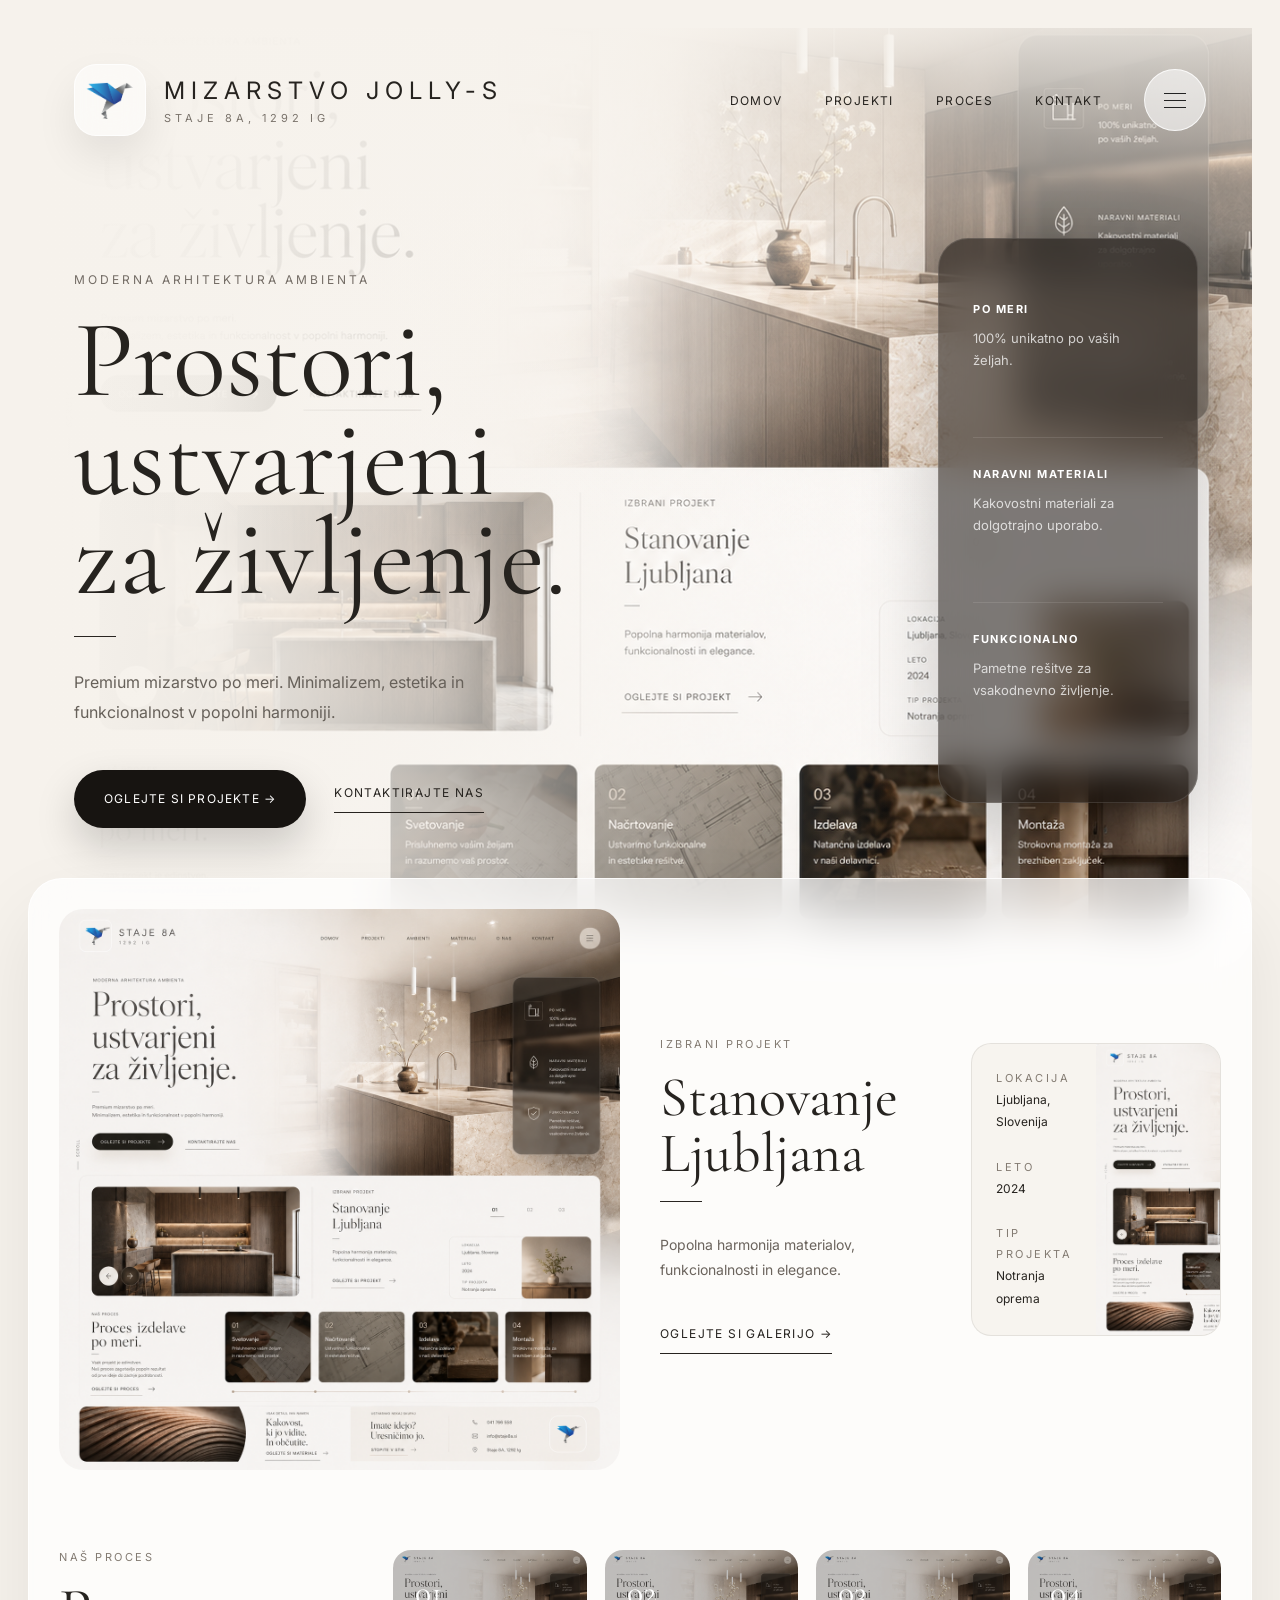
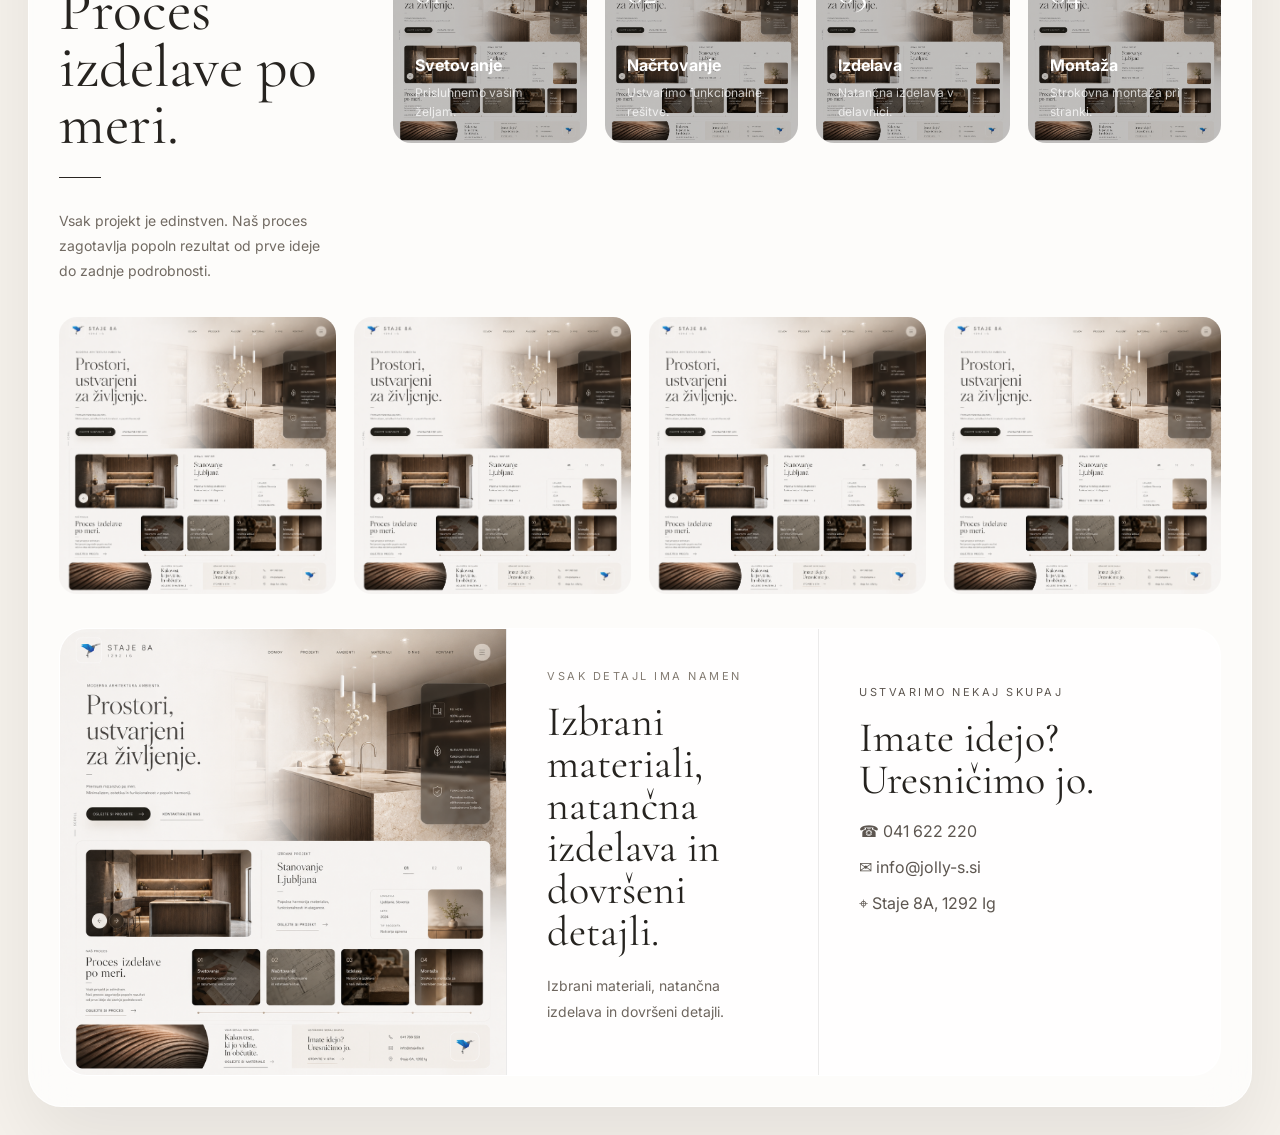
<file: index.html>
<!doctype html>
<html lang="sl">
<head>
<meta charset="utf-8">
<meta name="viewport" content="width=device-width, initial-scale=1">
<title>Mizarstvo Jolly-S</title>
<link rel="preconnect" href="https://fonts.googleapis.com">
<link rel="preconnect" href="https://fonts.gstatic.com" crossorigin>
<link href="https://fonts.googleapis.com/css2?family=Cormorant+Garamond:wght@300;400;500&family=Inter:wght@300;400;500;600&display=swap" rel="stylesheet">
<link rel="stylesheet" href="/css/style.css">
</head>
<body>
<div class="loading">Nalaganje strani...</div>
<script src="/js/app.js"></script>
</body>
</html>
</file>
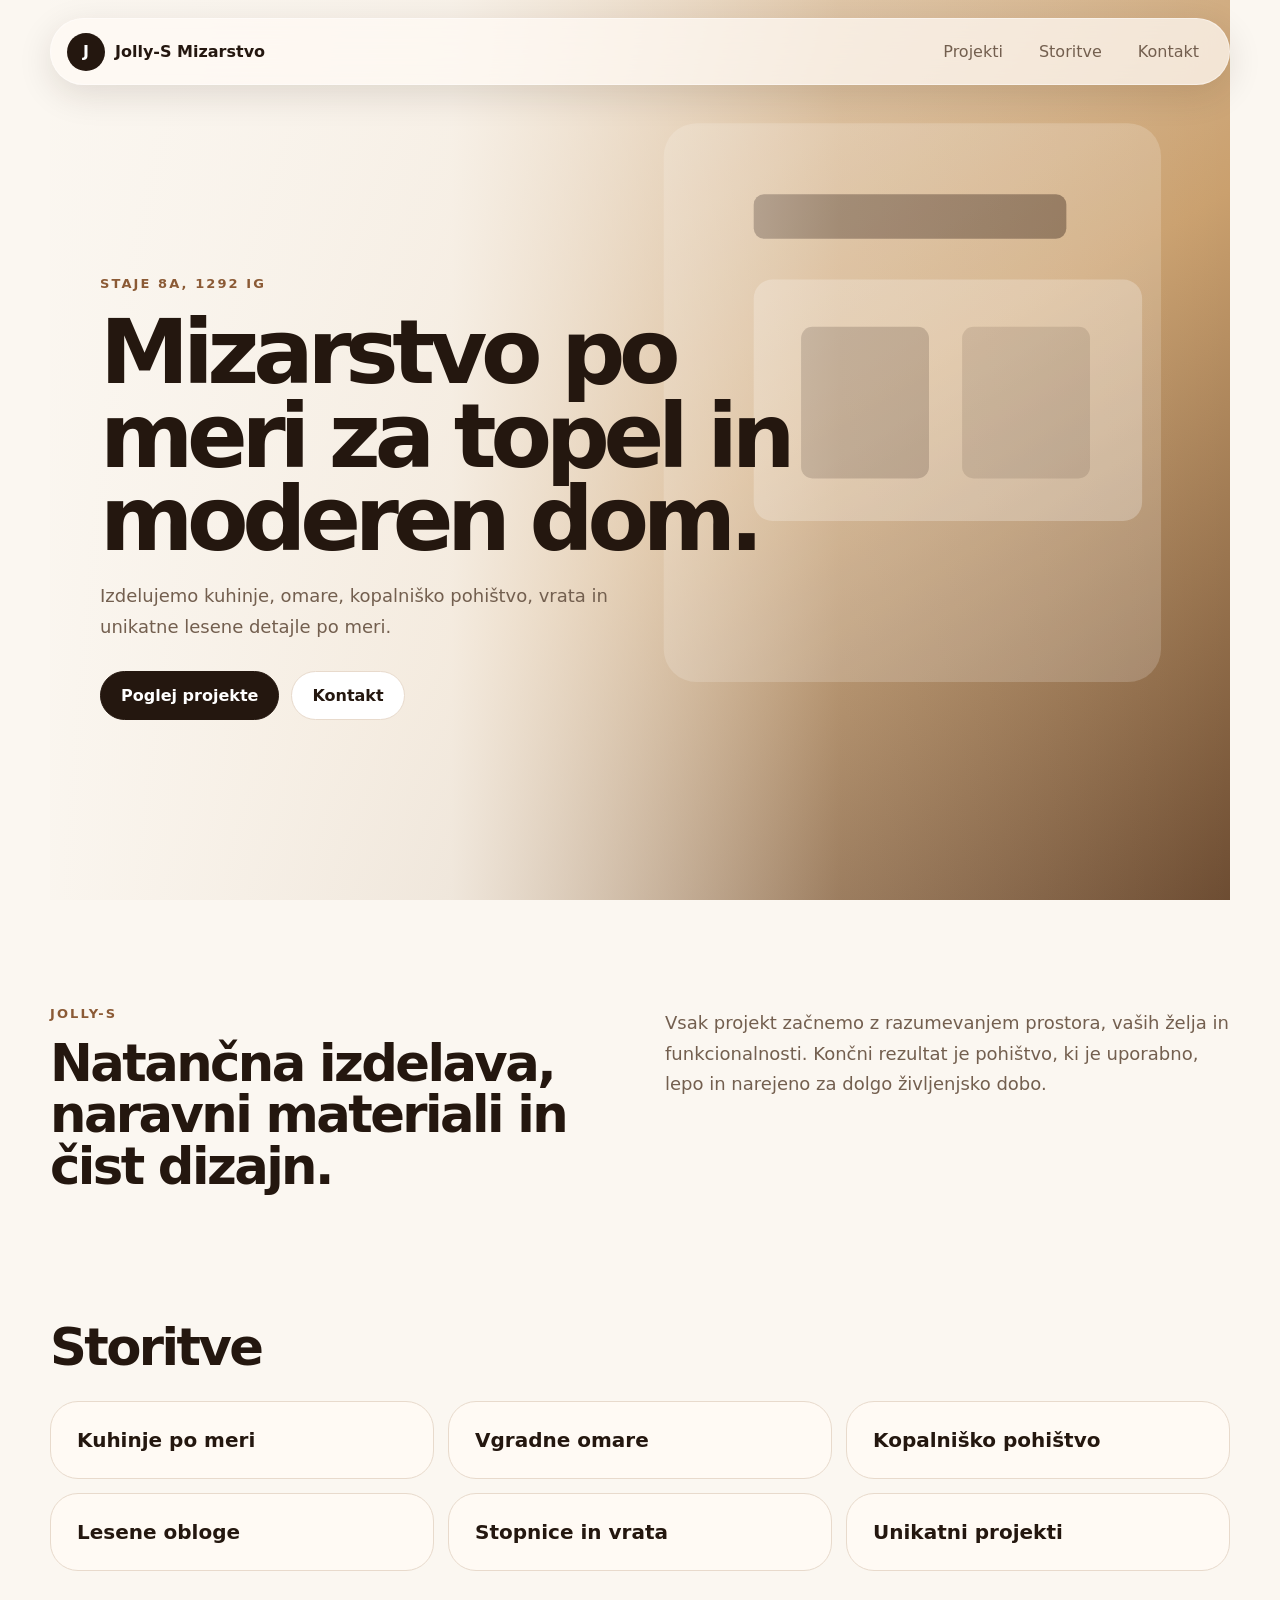
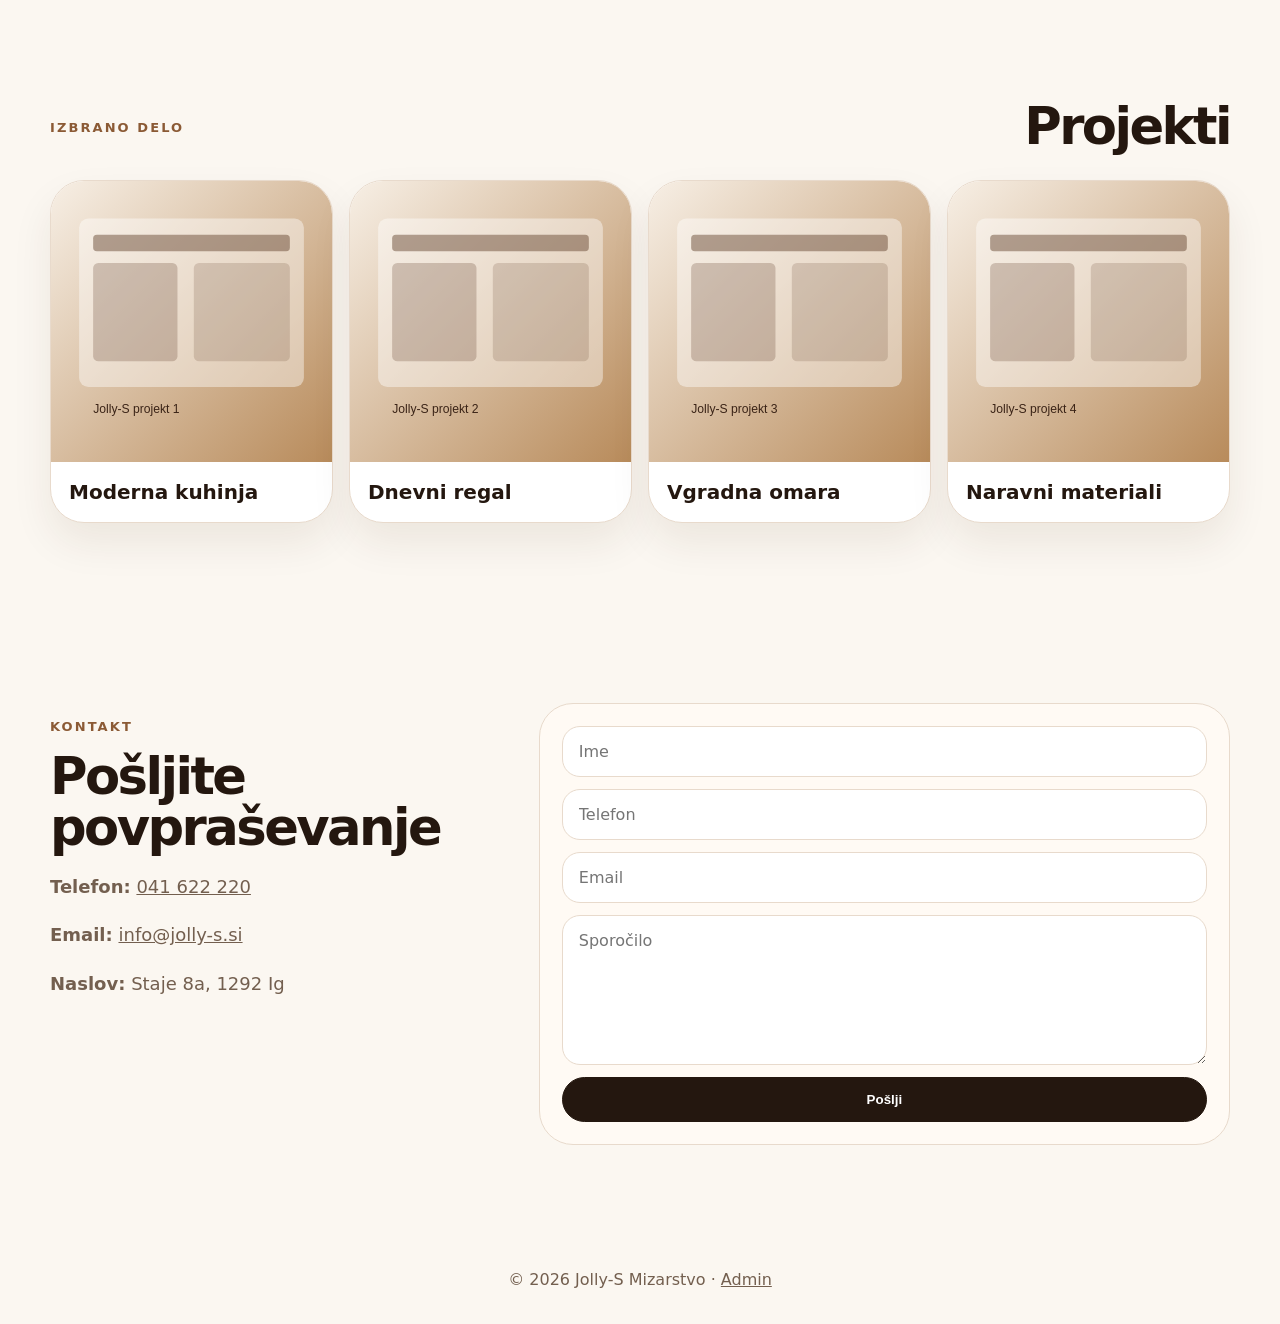
<file: New folder/jollysdoo/index.html>
<!doctype html><html lang="sl"><head><meta charset="utf-8"><meta name="viewport" content="width=device-width,initial-scale=1"><title>Jolly-S Mizarstvo</title><meta name="description" content="Mizarstvo Jolly-S, Staje 8a, 1292 Ig. Pohištvo po meri."><link rel="stylesheet" href="style.css"></head><body>
<header class="nav"><a class="logo" href="#top"><span class="mark">J</span><span id="brand">Jolly-S Mizarstvo</span></a><nav><a href="#projekti">Projekti</a><a href="#storitve">Storitve</a><a href="#kontakt">Kontakt</a></nav></header>
<main id="top">
<section class="hero"><div class="shade"></div><div class="hero-content"><p class="eyebrow" id="address">Staje 8a, 1292 Ig</p><h1 id="heroTitle">Mizarstvo po meri za topel in moderen dom.</h1><p id="heroText">Izdelujemo kuhinje, omare, kopalniško pohištvo, vrata in unikatne lesene detajle po meri.</p><div class="actions"><a class="btn primary" href="#projekti" id="ctaPrimary">Poglej projekte</a><a class="btn" href="#kontakt" id="ctaSecondary">Kontakt</a></div></div></section>
<section class="intro"><div><p class="eyebrow">Jolly-S</p><h2 id="aboutTitle">Natančna izdelava, naravni materiali in čist dizajn.</h2></div><p id="aboutText">Vsak projekt začnemo z razumevanjem prostora, vaših želja in funkcionalnosti. Končni rezultat je pohištvo, ki je uporabno, lepo in narejeno za dolgo življenjsko dobo.</p></section>
<section class="services" id="storitve"><h2>Storitve</h2><div class="service-grid" id="services"></div></section>
<section class="projects" id="projekti"><div class="section-title"><p class="eyebrow">Izbrano delo</p><h2>Projekti</h2></div><div class="project-grid" id="projects"></div></section>
<section class="contact" id="kontakt"><div><p class="eyebrow">Kontakt</p><h2>Pošljite povpraševanje</h2><p><strong>Telefon:</strong> <a id="phone" href="tel:041622220">041 622 220</a></p><p><strong>Email:</strong> <a id="email" href="mailto:info@jolly-s.si">info@jolly-s.si</a></p><p><strong>Naslov:</strong> <span id="address2">Staje 8a, 1292 Ig</span></p></div><form name="kontakt" method="POST" data-netlify="true"><input type="hidden" name="form-name" value="kontakt"><input name="ime" placeholder="Ime" required><input name="telefon" placeholder="Telefon"><input name="email" type="email" placeholder="Email"><textarea name="sporocilo" placeholder="Sporočilo" required></textarea><button class="btn primary" type="submit">Pošlji</button></form></section>
</main><footer>© <span id="year"></span> Jolly-S Mizarstvo · <a href="admin.html">Admin</a></footer><script src="script.js"></script></body></html>
</file>
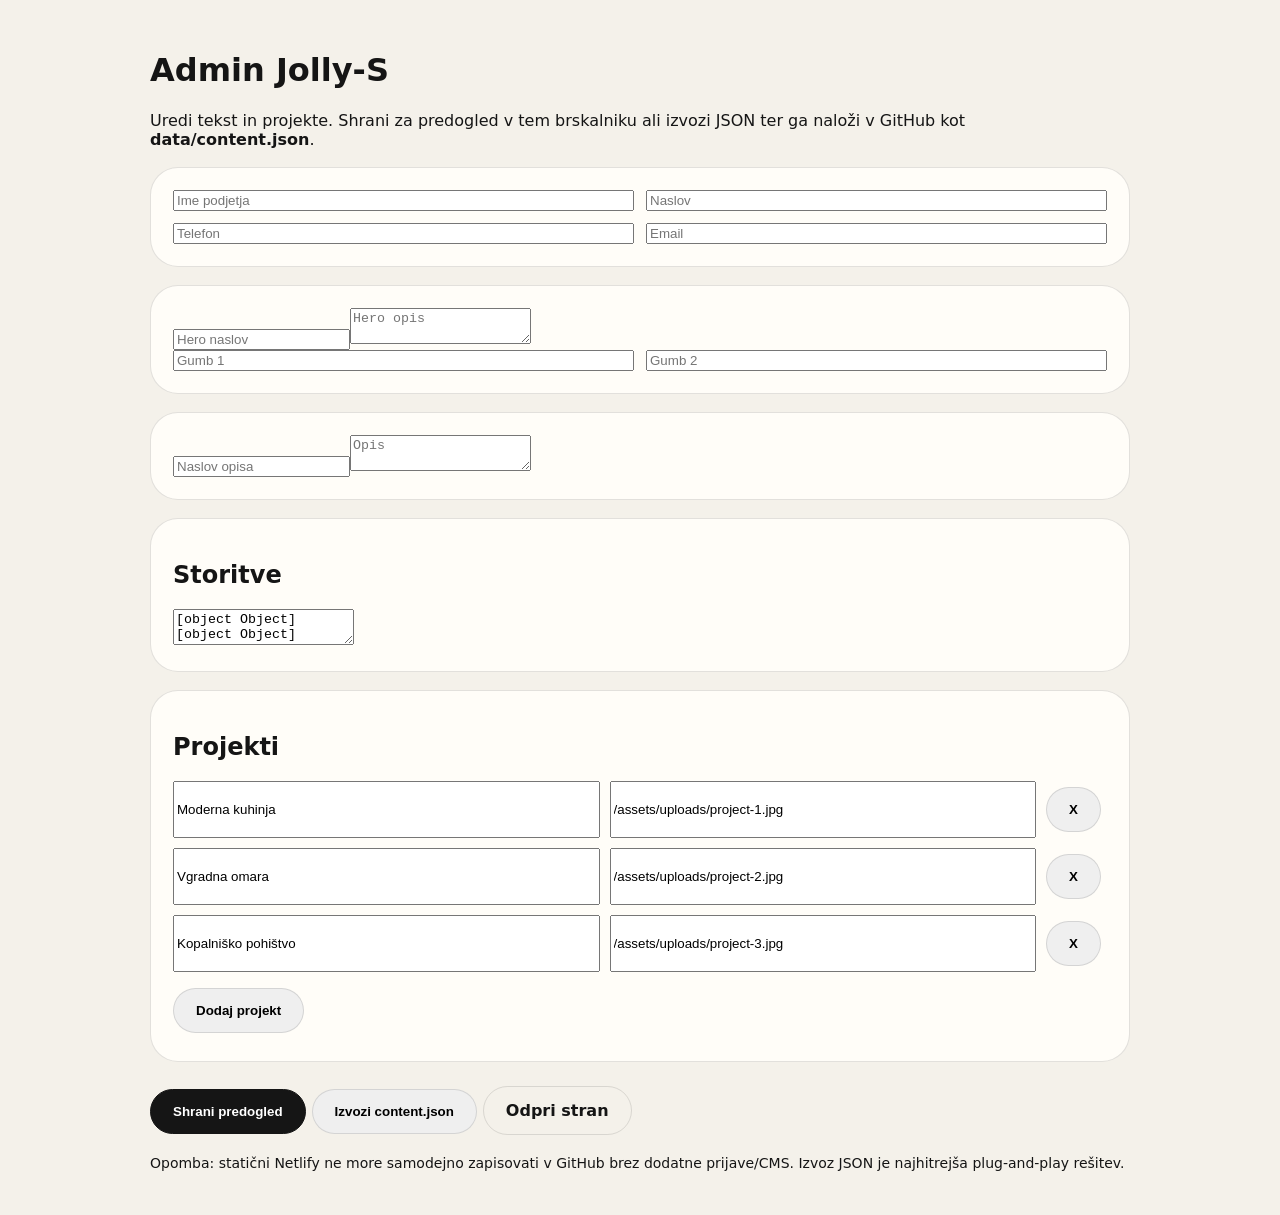
<file: admin.html>
<!doctype html><html lang="sl"><head><meta charset="utf-8"><meta name="viewport" content="width=device-width,initial-scale=1"><title>Admin · Jolly-S</title><link rel="stylesheet" href="style.css"><style>body{padding:30px}.admin{max-width:980px;margin:auto}.panel{background:var(--card);border:1px solid var(--line);border-radius:28px;padding:22px;margin:18px 0}.row{display:grid;grid-template-columns:1fr 1fr;gap:12px}.small{font-size:14px}.admin .btn{display:inline-flex;margin:6px 6px 6px 0}.project-edit{display:grid;grid-template-columns:1fr 1fr auto;gap:10px;margin:10px 0}@media(max-width:700px){.row,.project-edit{grid-template-columns:1fr}}</style></head><body><main class="admin"><h1>Admin Jolly-S</h1><p>Uredi tekst in projekte. Shrani za predogled v tem brskalniku ali izvozi JSON ter ga naloži v GitHub kot <strong>data/content.json</strong>.</p><div class="panel"><div class="row"><input id="brand" placeholder="Ime podjetja"><input id="address" placeholder="Naslov"><input id="phone" placeholder="Telefon"><input id="email" placeholder="Email"></div></div><div class="panel"><input id="heroTitle" placeholder="Hero naslov"><textarea id="heroText" placeholder="Hero opis"></textarea><div class="row"><input id="ctaPrimary" placeholder="Gumb 1"><input id="ctaSecondary" placeholder="Gumb 2"></div></div><div class="panel"><input id="aboutTitle" placeholder="Naslov opisa"><textarea id="aboutText" placeholder="Opis"></textarea></div><div class="panel"><h2>Storitve</h2><textarea id="services" placeholder="Vsaka storitev v svojo vrstico"></textarea></div><div class="panel"><h2>Projekti</h2><div id="projects"></div><button class="btn" onclick="addProject()">Dodaj projekt</button></div><button class="btn primary" onclick="saveLocal()">Shrani predogled</button><button class="btn" onclick="exportJson()">Izvozi content.json</button><a class="btn" href="index.html">Odpri stran</a><p class="small">Opomba: statični Netlify ne more samodejno zapisovati v GitHub brez dodatne prijave/CMS. Izvoz JSON je najhitrejša plug-and-play rešitev.</p></main><script src="admin.js"></script></body></html>
</file>
<file: css/style.css>
*{margin:0;padding:0;box-sizing:border-box}
:root{--bg:#f6f2ec;--white:#fff;--text:#26231f;--muted:#6f6961;--line:rgba(0,0,0,.08);--dark:#171411}
html{scroll-behavior:smooth}
body{background:var(--bg);color:var(--text);font-family:Inter,sans-serif;overflow-x:hidden}
a{text-decoration:none;color:inherit} img{width:100%;display:block;object-fit:cover}.page{padding:28px}
.hero{position:relative;min-height:100vh;border-radius:0 0 38px 38px;overflow:hidden}.hero-bg{position:absolute;inset:0}.hero-bg img{height:100%;filter:brightness(1.02)}
.hero:before{content:"";position:absolute;inset:0;z-index:1;background:linear-gradient(90deg,rgba(246,242,236,1) 0%,rgba(246,242,236,.96) 15%,rgba(246,242,236,.72) 34%,rgba(246,242,236,.18) 58%,rgba(246,242,236,0) 76%)}
.hero:after{content:"";position:absolute;inset:0;z-index:2;background:linear-gradient(180deg,rgba(246,242,236,.88) 0%,rgba(246,242,236,.32) 24%,rgba(246,242,236,0) 55%)}
.nav{position:relative;z-index:10;display:flex;justify-content:space-between;align-items:center;padding:36px 46px}.logo-wrap{display:flex;align-items:center;gap:18px}
.logo-box{width:72px;height:72px;border-radius:22px;background:rgba(255,255,255,.55);border:1px solid rgba(255,255,255,.7);backdrop-filter:blur(14px);display:flex;align-items:center;justify-content:center;box-shadow:0 20px 40px rgba(0,0,0,.08)}
.logo-box img{width:52px;height:52px;object-fit:contain}.brand h1{font-size:24px;font-weight:400;letter-spacing:6px;text-transform:uppercase}.brand span{margin-top:6px;display:block;font-size:11px;letter-spacing:4px;color:#7a736b;text-transform:uppercase}
.menu{display:flex;align-items:center;gap:42px}.menu a{font-size:12px;letter-spacing:1.4px;text-transform:uppercase;position:relative}.menu a:after{content:"";position:absolute;left:0;bottom:-8px;width:0;height:1px;background:#1f1b18;transition:.35s}.menu a:hover:after{width:100%}
.menu-btn{width:62px;height:62px;border-radius:50%;background:rgba(255,255,255,.58);border:1px solid rgba(255,255,255,.8);backdrop-filter:blur(12px);display:flex;align-items:center;justify-content:center}.menu-btn span,.menu-btn span:before,.menu-btn span:after{width:22px;height:1px;background:#222;position:relative;display:block;content:""}.menu-btn span:before{position:absolute;top:-7px}.menu-btn span:after{position:absolute;top:7px}
.hero-content{position:relative;z-index:5;padding:100px 46px 140px;max-width:720px}.kicker{font-size:12px;letter-spacing:3px;text-transform:uppercase;color:#736c65;margin-bottom:24px}.hero h2{font-family:'Cormorant Garamond',serif;font-size:110px;line-height:.9;font-weight:400;margin-bottom:28px;white-space:pre-line}.line{width:42px;height:1px;background:#292521;margin-bottom:30px}.hero p{max-width:480px;color:#67615a;line-height:1.9;margin-bottom:42px}.actions{display:flex;align-items:center;gap:28px;flex-wrap:wrap}.btn{height:58px;padding:0 30px;border-radius:999px;background:#171411;color:white;display:inline-flex;align-items:center;gap:14px;font-size:12px;letter-spacing:1.2px;text-transform:uppercase;box-shadow:0 18px 40px rgba(0,0,0,.18);transition:.35s}.btn:hover{transform:translateY(-4px)}.link{font-size:12px;letter-spacing:1.4px;text-transform:uppercase;padding-bottom:12px;border-bottom:1px solid #27231f}
.hero-card{position:absolute;right:54px;top:210px;z-index:5;width:260px;padding:34px;border-radius:30px;background:rgba(22,18,14,.55);backdrop-filter:blur(18px);border:1px solid rgba(255,255,255,.12);color:white;box-shadow:0 30px 80px rgba(0,0,0,.2)}.hero-card-item{padding:24px 0;border-bottom:1px solid rgba(255,255,255,.1)}.hero-card-item:last-child{border-bottom:none}.hero-card strong{font-size:11px;letter-spacing:1.5px;text-transform:uppercase}.hero-card p{margin-top:10px;color:rgba(255,255,255,.74);font-size:13px;line-height:1.7}
.featured{position:relative;z-index:20;margin-top:-90px;border-radius:34px;background:rgba(255,255,255,.72);backdrop-filter:blur(24px);border:1px solid rgba(255,255,255,.8);box-shadow:0 35px 80px rgba(0,0,0,.08);padding:30px}.featured-grid{display:grid;grid-template-columns:1fr 1fr;gap:40px;align-items:center}.featured-img{width:100%;aspect-ratio:1/1;border-radius:24px;overflow:hidden}.featured-img img{height:100%}.featured-info{display:grid;grid-template-columns:1fr .9fr;gap:34px;align-items:center}.small{font-size:11px;letter-spacing:2.5px;text-transform:uppercase;color:#837b72}.featured h3{font-family:'Cormorant Garamond',serif;font-size:56px;line-height:1;font-weight:400;margin:18px 0 20px}.featured p{color:#6b645d;line-height:1.8;font-size:14px}.project-meta{display:grid;grid-template-columns:1fr 1fr;background:#f7f4ef;border-radius:20px;overflow:hidden;border:1px solid var(--line)}.meta-text{padding:24px;font-size:12px;line-height:1.9}.meta-img{aspect-ratio:1/1}.meta-img img{height:100%}
.process{padding-top:80px}.process-grid{display:grid;grid-template-columns:280px 1fr;gap:54px}.process h2{font-family:'Cormorant Garamond',serif;font-size:60px;line-height:.95;font-weight:400;margin:18px 0 24px}.process p{color:#716a62;font-size:14px;line-height:1.8}.steps{display:grid;grid-template-columns:repeat(4,1fr);gap:18px}.step{position:relative;aspect-ratio:1/1;border-radius:18px;overflow:hidden}.step img{height:100%;filter:brightness(.78);transition:1s}.step:hover img{transform:scale(1.06)}.step-overlay{position:absolute;inset:0;padding:22px;display:flex;flex-direction:column;justify-content:space-between;color:white}.step-number{font-family:'Cormorant Garamond',serif;font-size:34px}.step-overlay h4{font-size:16px;margin-bottom:8px}.step-overlay p{color:rgba(255,255,255,.75);font-size:12px;line-height:1.6}
.bottom{margin-top:34px;display:grid;grid-template-columns:1fr .7fr .9fr;background:rgba(255,255,255,.72);border-radius:28px;overflow:hidden;border:1px solid rgba(255,255,255,.85)}.bottom-img{aspect-ratio:1/1}.bottom-img img{height:100%}.bottom-block{padding:40px;border-left:1px solid var(--line)}.bottom-block h3{font-family:'Cormorant Garamond',serif;font-size:42px;line-height:1;font-weight:400;margin-top:18px;white-space:pre-line}.bottom-block p{margin-top:18px;color:#6e665f;font-size:14px;line-height:1.8}.contact div{margin-top:16px;color:#5d5650}
.gallery{padding-top:34px;display:grid;grid-template-columns:repeat(4,1fr);gap:18px}.gallery img{aspect-ratio:1/1;border-radius:18px;height:100%}
.loading{padding:60px;font-size:14px;color:#766}
@media(max-width:1150px){.featured-grid,.featured-info,.process-grid,.bottom{grid-template-columns:1fr}.steps,.gallery{grid-template-columns:1fr 1fr}.hero-card{display:none}}
@media(max-width:780px){.page{padding:14px}.nav{padding:24px 18px}.menu a{display:none}.hero-content{padding:70px 20px 100px}.hero h2{font-size:64px}.featured{padding:18px}.process{padding-top:50px}.steps,.gallery{grid-template-columns:1fr}.actions{flex-direction:column;align-items:flex-start}.brand h1{font-size:17px;letter-spacing:4px}.brand span{letter-spacing:3px}.logo-box{width:60px;height:60px}}
</file>
<file: New folder/jollysdoo/style.css>
:root{--bg:#fbf7f1;--text:#24170f;--muted:#735f4f;--line:#e8dacc;--accent:#8b5a35;--card:#fffaf4}*{box-sizing:border-box}html{scroll-behavior:smooth}body{margin:0;font-family:Inter,ui-sans-serif,system-ui,-apple-system,Segoe UI,Arial,sans-serif;background:var(--bg);color:var(--text)}a{color:inherit}.nav{position:fixed;z-index:10;top:18px;left:50%;transform:translateX(-50%);width:min(1180px,calc(100% - 32px));display:flex;justify-content:space-between;align-items:center;padding:13px 16px;border:1px solid rgba(255,255,255,.4);border-radius:999px;background:rgba(255,250,244,.74);backdrop-filter:blur(18px);box-shadow:0 10px 35px rgba(40,22,10,.12)}.logo{display:flex;align-items:center;gap:10px;text-decoration:none;font-weight:800}.mark{display:grid;place-items:center;width:38px;height:38px;border-radius:50%;background:var(--text);color:#fff}.nav nav{display:flex;gap:8px}.nav nav a{text-decoration:none;padding:10px 14px;border-radius:999px;color:var(--muted)}.nav nav a:hover{background:#fff}.hero{min-height:100svh;position:relative;display:flex;align-items:center;background:url('images/hero.svg') center/cover no-repeat;overflow:hidden}.shade{position:absolute;inset:0;background:linear-gradient(90deg,rgba(251,247,241,.98) 0%,rgba(251,247,241,.86) 34%,rgba(251,247,241,.15) 67%,rgba(251,247,241,0) 100%)}.hero-content{position:relative;width:min(760px,calc(100% - 40px));margin-left:max(20px,calc((100vw - 1180px)/2));padding-top:80px}.eyebrow{letter-spacing:.16em;text-transform:uppercase;font-size:13px;font-weight:800;color:var(--accent)}h1{font-size:clamp(46px,7vw,96px);line-height:.93;margin:16px 0 20px;letter-spacing:-.07em}h2{font-size:clamp(32px,4vw,58px);line-height:1;margin:0;letter-spacing:-.05em}p{font-size:18px;line-height:1.7;color:var(--muted)}.hero p:not(.eyebrow){max-width:570px}.actions{display:flex;gap:12px;flex-wrap:wrap;margin-top:28px}.btn{border:1px solid var(--line);border-radius:999px;padding:14px 20px;text-decoration:none;background:#fff;color:var(--text);font-weight:800;cursor:pointer}.btn.primary{background:var(--text);color:#fff;border-color:var(--text)}section{width:min(1180px,calc(100% - 32px));margin:0 auto;padding:90px 0}.intro{display:grid;grid-template-columns:1fr 1fr;gap:50px}.services,.projects{padding-top:40px}.service-grid{display:grid;grid-template-columns:repeat(3,1fr);gap:14px;margin-top:28px}.service{padding:26px;border:1px solid var(--line);border-radius:28px;background:var(--card);font-weight:850;font-size:20px}.section-title{display:flex;justify-content:space-between;align-items:end;margin-bottom:28px}.project-grid{display:grid;grid-template-columns:repeat(4,1fr);gap:16px}.project{overflow:hidden;border-radius:34px;background:#fff;border:1px solid var(--line);box-shadow:0 20px 40px rgba(60,36,18,.08)}.project img{width:100%;aspect-ratio:1/1;object-fit:cover;display:block;transition:.5s}.project:hover img{transform:scale(1.05)}.project h3{padding:18px;margin:0;font-size:20px}.contact{display:grid;grid-template-columns:.8fr 1.2fr;gap:28px}.contact form{display:grid;gap:12px;padding:22px;background:var(--card);border:1px solid var(--line);border-radius:34px}input,textarea{width:100%;padding:15px 16px;border:1px solid var(--line);border-radius:18px;background:#fff;font:inherit}textarea{min-height:150px;resize:vertical}footer{text-align:center;padding:35px;color:var(--muted)}@media(max-width:850px){.nav nav{display:none}.intro,.contact{grid-template-columns:1fr}.service-grid,.project-grid{grid-template-columns:1fr 1fr}.hero-content{padding-top:110px}h1{font-size:54px}}@media(max-width:520px){.service-grid,.project-grid{grid-template-columns:1fr}.hero{min-height:92svh}.shade{background:linear-gradient(180deg,rgba(251,247,241,.96),rgba(251,247,241,.6))}}
</file>
<file: style.css>
:root{--bg:#f4f1ea;--text:#151515;--muted:#6e6a62;--card:#fffdf8;--line:rgba(20,20,20,.12);--accent:#9b6b43}*{box-sizing:border-box}html{scroll-behavior:smooth}body{margin:0;font-family:Inter,ui-sans-serif,system-ui,-apple-system,Segoe UI,Arial,sans-serif;background:var(--bg);color:var(--text)}a{text-decoration:none;color:inherit}.topbar{position:fixed;inset:0 0 auto 0;z-index:10;display:flex;justify-content:space-between;align-items:center;padding:18px 5vw;background:linear-gradient(to bottom,rgba(244,241,234,.9),rgba(244,241,234,.35),transparent);backdrop-filter:blur(10px)}.brand{display:flex;align-items:center;gap:12px;font-weight:850}.logo-box{display:grid;place-items:center;width:42px;height:42px;border-radius:50%;background:#151515;color:#fff;font-size:14px}.nav{display:flex;gap:28px;align-items:center;font-weight:700}.admin-link{border:1px solid var(--line);padding:10px 14px;border-radius:999px}.menu-btn{display:none;border:0;background:#151515;color:white;border-radius:50%;width:44px;height:44px;font-size:22px}.hero{position:relative;min-height:100vh;display:flex;align-items:center;overflow:hidden}.hero-media{position:absolute;inset:0;background-size:cover;background-position:center;transform:scale(1.02)}.hero-overlay{position:absolute;inset:0;background:linear-gradient(90deg,rgba(244,241,234,.98),rgba(244,241,234,.78) 35%,rgba(244,241,234,.18) 75%)}.hero-content{position:relative;z-index:1;max-width:760px;padding:140px 5vw 80px}.eyebrow{text-transform:uppercase;letter-spacing:.18em;font-size:12px;font-weight:850;color:var(--accent);margin:0 0 14px}.hero h1{font-size:clamp(54px,8vw,128px);line-height:.86;margin:0 0 28px;letter-spacing:-.08em}.hero p:not(.eyebrow){font-size:clamp(18px,2vw,28px);line-height:1.35;color:#3e3a33;max-width:620px}.hero-actions{display:flex;gap:14px;flex-wrap:wrap;margin-top:34px}.btn{display:inline-flex;border-radius:999px;padding:14px 22px;font-weight:850;border:1px solid var(--line);cursor:pointer}.primary{background:#151515;color:#fff;border-color:#151515}.ghost{background:rgba(255,255,255,.55)}.section{padding:90px 5vw}.intro{display:grid;grid-template-columns:1.2fr .8fr;gap:40px;align-items:end}.section h2{font-size:clamp(34px,5vw,72px);letter-spacing:-.055em;line-height:1;margin:0}.section p{font-size:18px;line-height:1.7;color:var(--muted)}.section-head{display:flex;justify-content:space-between;gap:24px;align-items:end;margin-bottom:28px}.projects-grid{display:grid;grid-template-columns:repeat(3,1fr);gap:18px}.project-card{background:var(--card);border:1px solid var(--line);border-radius:28px;overflow:hidden;box-shadow:0 22px 80px rgba(0,0,0,.06)}.project-card img{width:100%;aspect-ratio:1/1;object-fit:cover;display:block}.project-card div{padding:22px}.project-card h3{font-size:24px;margin:0 0 8px}.services{background:#151515;color:white}.services .section p,.services .eyebrow{color:#cbb99d}.services-grid{display:grid;grid-template-columns:repeat(4,1fr);gap:16px}.service-card{border:1px solid rgba(255,255,255,.16);background:rgba(255,255,255,.06);border-radius:24px;padding:26px;min-height:170px}.service-card h3{margin:0 0 12px}.contact{display:grid;grid-template-columns:1fr 1fr;gap:40px}.contact-cards{display:grid;gap:12px;margin-top:24px}.contact-cards>*{background:var(--card);border:1px solid var(--line);border-radius:18px;padding:16px;font-weight:750}.contact-form{display:grid;gap:12px;background:var(--card);border:1px solid var(--line);border-radius:28px;padding:22px}.contact-form input,.contact-form textarea{border:1px solid var(--line);border-radius:16px;padding:16px;font:inherit;background:white}.footer{display:flex;justify-content:space-between;padding:28px 5vw;border-top:1px solid var(--line);color:var(--muted)}@media(max-width:860px){.menu-btn{display:block}.nav{display:none;position:absolute;top:72px;right:5vw;flex-direction:column;background:white;border:1px solid var(--line);border-radius:22px;padding:18px;align-items:flex-start}.nav.open{display:flex}.intro,.contact{grid-template-columns:1fr}.projects-grid,.services-grid{grid-template-columns:1fr}.section-head{display:block}.hero-overlay{background:linear-gradient(90deg,rgba(244,241,234,.96),rgba(244,241,234,.72))}.footer{display:grid;gap:10px}}
</file>
